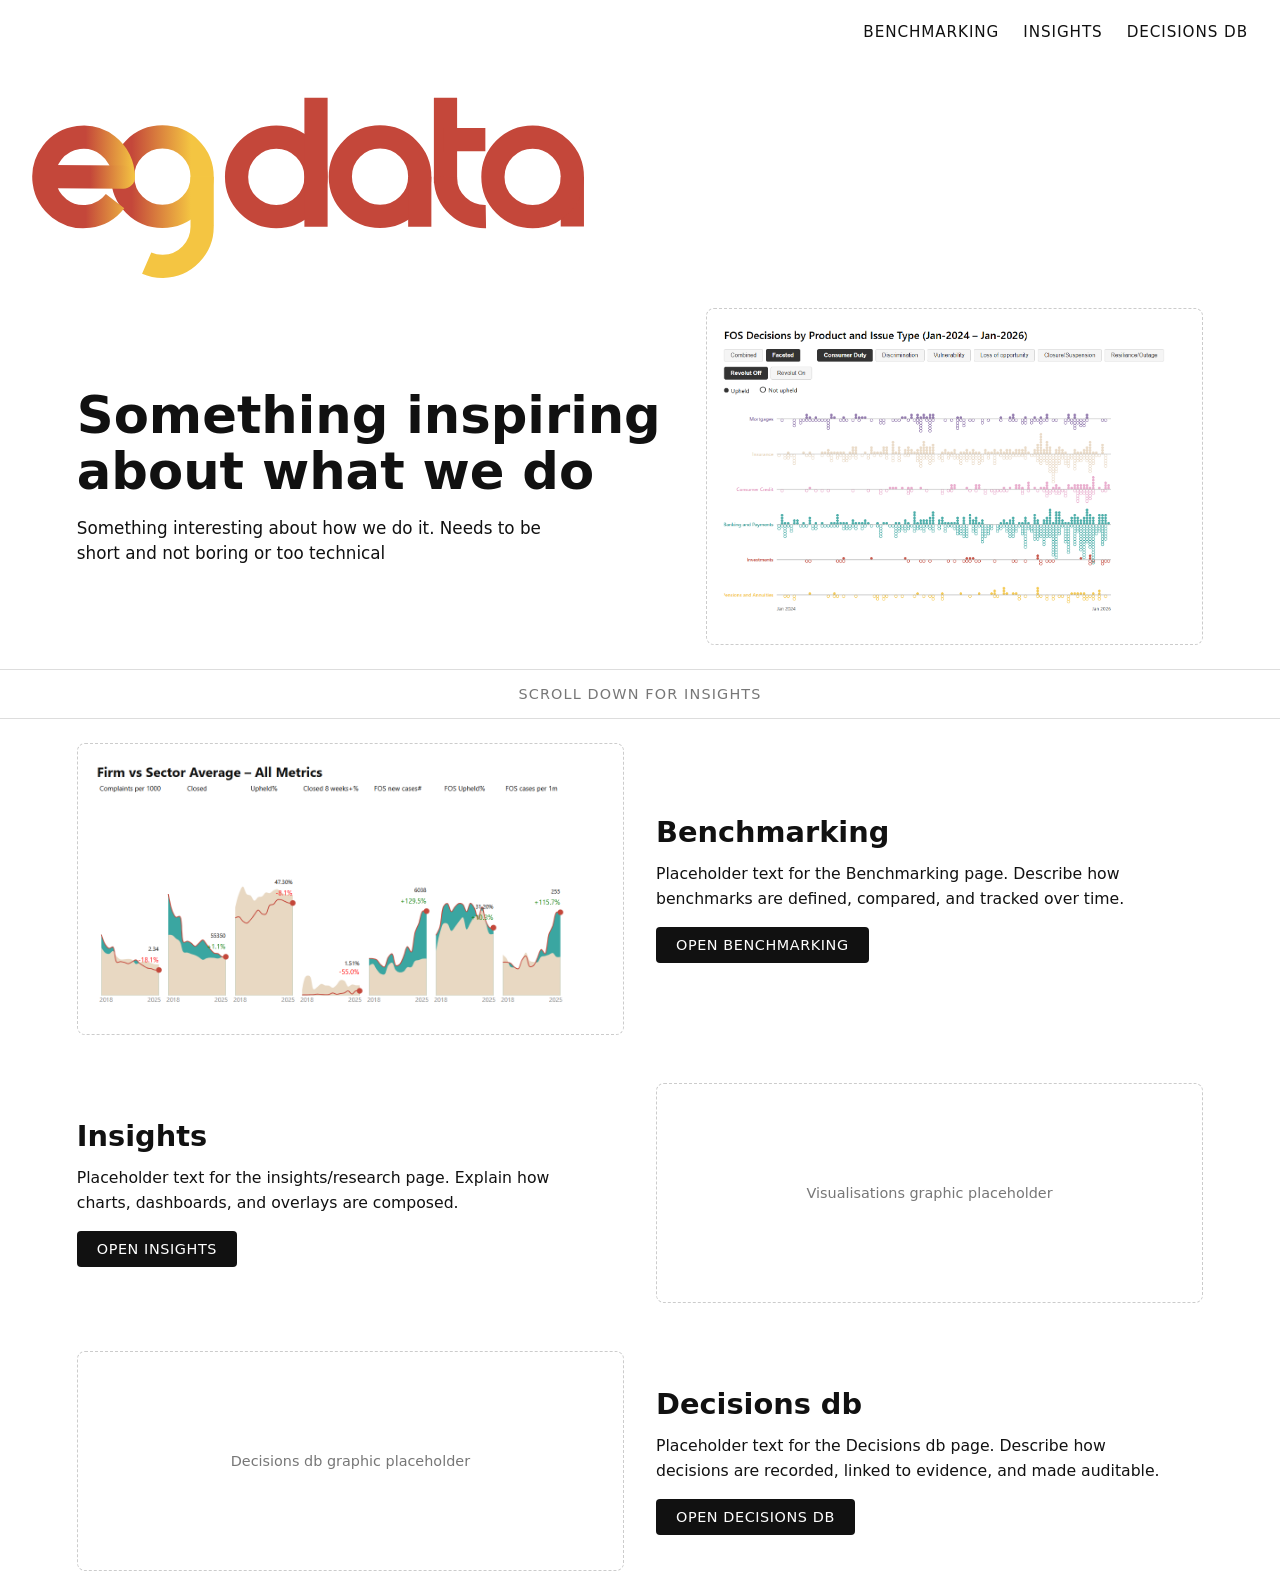
<file: index.html>
<!DOCTYPE html>
<html lang="en">
<head>
  <meta charset="UTF-8" />
  <title>egdata – Landing</title>
  <meta name="viewport" content="width=device-width, initial-scale=1" />
  <style>
    * {
      box-sizing: border-box;
      margin: 0;
      padding: 0;
    }

    body {
      font-family: system-ui, -apple-system, BlinkMacSystemFont, "Segoe UI", sans-serif;
      background: #ffffff;
      color: #111111;
    }

    a {
      color: inherit;
      text-decoration: none;
    }

    a:hover {
      text-decoration: underline;
    }

    header {
      position: fixed;
      top: 0;
      left: 0;
      right: 0;
      height: 64px;
      display: flex;
      align-items: center;
      justify-content: space-between;
      padding: 0 32px;
      background: #ffffff;
      z-index: 10;
    }

    /* LOGO — starts large, moves down, then shrinks and rises */
    .logo {
      transform-origin: top left;
      transform: scale(3) translateY(20px);
      transition: transform 0.25s ease-out;
    }

    .logo img {
      height: 48px;
      width: auto;
    }

    /* Spacer that prevents overlap */
    #logo-spacer {
      height: 0px;
      transition: height 0.25s ease-out;
    }

    nav {
      display: flex;
      gap: 24px;
      font-size: 0.95rem;
      text-transform: uppercase;
      letter-spacing: 0.06em;
    }

    main {
      padding-top: 0px;
    }

    section {
      min-height: auto;
      padding: 24px 6vw;
      display: flex;
      flex-direction: column;
      justify-content: center;
    }

    #top {
      padding-top: 180px;
    }

    .hero {
      display: grid;
      grid-template-columns: minmax(0, 1.2fr) minmax(0, 1fr);
      gap: 32px;
      align-items: center;
    }

    .hero-title {
      font-size: clamp(2.4rem, 4vw, 3.4rem);
      font-weight: 600;
      line-height: 1.1;
      margin-bottom: 16px;
    }

    .hero-subtitle {
      font-size: 1.05rem;
      max-width: 32rem;
      line-height: 1.5;
    }

    .hero-image {
  width: 100%;
  height: auto;
  border-radius: 8px;
  display: block;
  object-fit: cover;
}

    .hero-placeholder,
    .graphic-placeholder {
      border: 1px dashed #cccccc;
      border-radius: 8px;
      min-height: 220px;
      display: flex;
      align-items: center;
      justify-content: center;
      font-size: 0.9rem;
      color: #777777;
      text-align: center;
      padding: 16px;
    }

    .section-grid {
      display: grid;
      grid-template-columns: minmax(0, 1fr) minmax(0, 1fr);
      gap: 32px;
      align-items: center;
    }

    .section-grid.reverse {
      grid-template-columns: minmax(0, 1fr) minmax(0, 1fr);
    }

    .section-title {
      font-size: 1.8rem;
      margin-bottom: 12px;
    }

    .section-text {
      font-size: 0.98rem;
      line-height: 1.6;
      max-width: 32rem;
    }
   .scroll-divider {
  width: 100%;
  padding: 16px 0;
  margin: 0;
  text-align: center;
  font-size: 0.9rem;
  letter-spacing: 0.08em;
  text-transform: uppercase;
  color: #777;
  border-top: 1px solid #ddd;
  border-bottom: 1px solid #ddd;
}

.section-button {
  display: inline-block;
  margin-top: 16px;
  padding: 10px 20px;
  background: #111;
  color: #fff;
  text-decoration: none;
  font-size: 0.9rem;
  border-radius: 4px;
  letter-spacing: 0.04em;
  text-transform: uppercase;
  transition: background 0.2s ease;
}

.section-button:hover {
  background: #444;
}

    @media (max-width: 800px) {
  header {
    flex-direction: column;
    height: auto;
    padding: 12px 0;
    gap: 8px;
  }

  nav {
    flex-wrap: wrap;
    justify-content: center;
    gap: 16px;
  }

.logo img {
    height: 32px;
    max-width: 120px; /* prevents wide logo */
  }
}
    
    
    

  </style>
</head>
<body>

  <header>
    <div class="logo">
      <img src="egdatared.svg" alt="egdata logo" />
    </div>

    <nav>
      <a href="benchmarking.html">Benchmarking</a>
      <a href="insights.html">Insights</a>
      <a href="#decisions.html">Decisions db</a>
    </nav>
  </header>

  <div id="logo-spacer"></div>

  <main>

    <section id="top">
      <div class="hero">
        <div>
          <h1 class="hero-title">Something inspiring about what we do</h1>
          <p class="hero-subtitle">
            Something interesting about how we do it.  Needs to be short and not boring or too technical
          </p>
        </div>
        <div class="hero-placeholder">
          <img class="hero-image" src="Viz3.png" alt="Hero graphic">

        </div>
      
      </div>
    </section>
    
    <div class="scroll-divider">
        <span>Scroll down for insights</span>
    </div>




    <section id="benchmarking">
      <div class="section-grid reverse">
        <div class="graphic-placeholder">
          <img class="hero-image" src="benchmarkfs.png" alt="Hero graphic">
        </div>
        <div>
          <h2 class="section-title">Benchmarking</h2>
          <p class="section-text">
            Placeholder text for the Benchmarking page. Describe how benchmarks are defined, compared,
            and tracked over time.
          </p>
        <a href="benchmarking.html" class="section-button">Open Benchmarking</a>
        
        </div>
      </div>
    </section>

    <section id="insights">
      <div class="section-grid">
        <div>
          <h2 class="section-title">Insights</h2>
          <p class="section-text">
            Placeholder text for the insights/research page. Explain how charts, dashboards, and overlays
            are composed.
          </p>
        <a href="insights.html" class="section-button">Open Insights</a>
        
        </div>
        <div class="graphic-placeholder">
          Visualisations graphic placeholder
        </div>
      </div>
    </section>

    <section id="decisions-db">
      <div class="section-grid reverse">
        <div class="graphic-placeholder">
          Decisions db graphic placeholder
        </div>
        <div>
          <h2 class="section-title">Decisions db</h2>
          <p class="section-text">
            Placeholder text for the Decisions db page. Describe how decisions are recorded, linked to
            evidence, and made auditable.
          </p>
        <a href="decisions.html" class="section-button">Open Decisions DB</a>
        
        </div>
      </div>
    </section>

  </main>

  <script>
    const logo = document.querySelector('.logo');
    const spacer = document.getElementById('logo-spacer');
    let ticking = false;

    function updateLogo() {
      const maxScroll = 200;
      const scrollY = window.scrollY;
      const progress = Math.min(scrollY / maxScroll, 1);

      const scale = 4 - 3 * progress;
      const translateY = 20 * (1 - progress); // move down when large

      logo.style.transform = `scale(${scale}) translateY(${translateY}px)`;

      const scaledHeight = 48 * scale;
      const extra = Math.max(scaledHeight - 64, 0);

      spacer.style.height = `${extra}px`;

      ticking = false;
    }

    window.addEventListener('scroll', () => {
      if (!ticking) {
        window.requestAnimationFrame(updateLogo);
        ticking = true;
      }
    });

    updateLogo();
  </script>

</body>
</html>
</file>
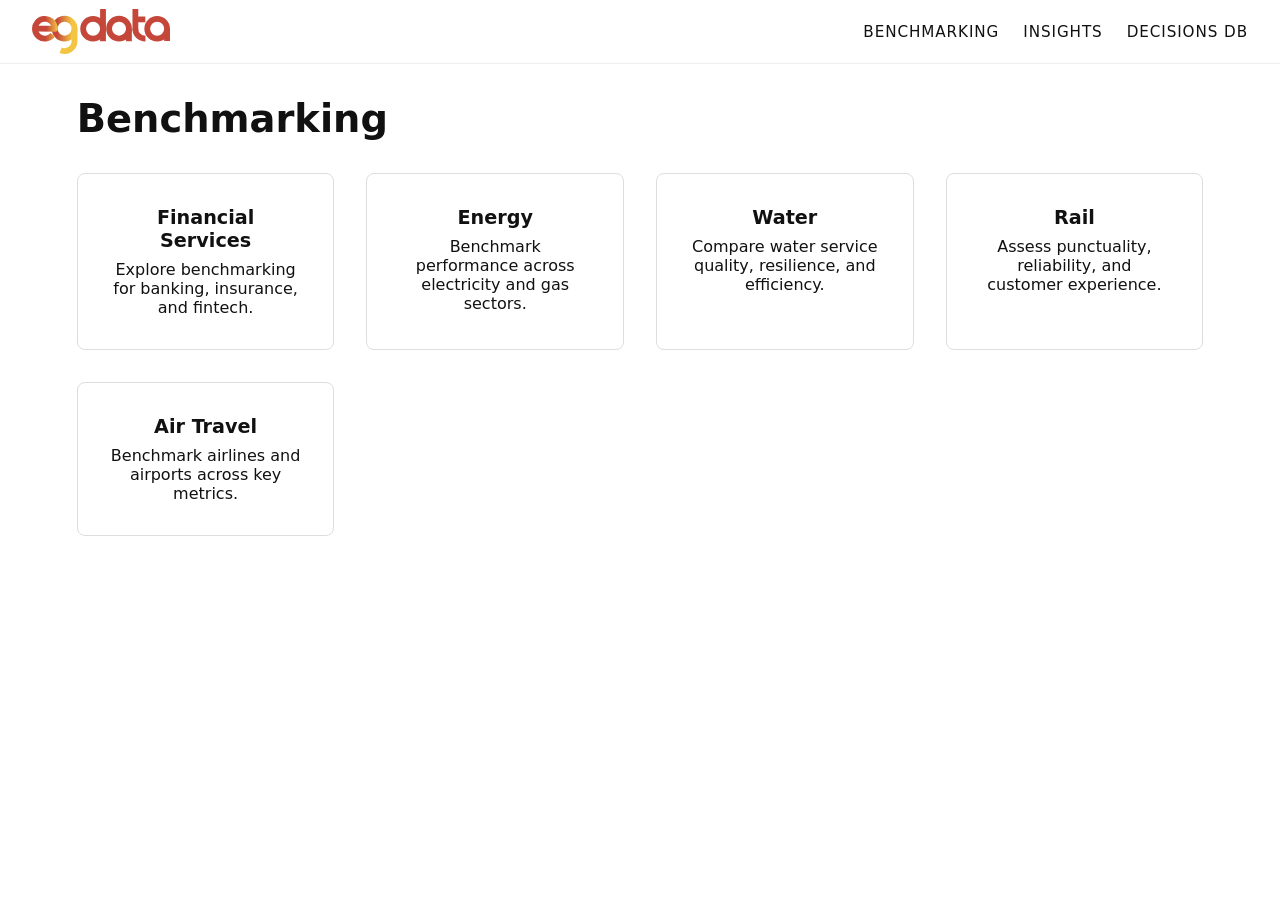
<file: benchmarking.html>
<!DOCTYPE html>
<html lang="en">
<head>
  <meta charset="UTF-8" />
  <title>egdata – Benchmarking</title>
  <meta name="viewport" content="width=device-width, initial-scale=1" />

  <style>
    * {
      box-sizing: border-box;
      margin: 0;
      padding: 0;
    }

    body {
      font-family: system-ui, -apple-system, BlinkMacSystemFont, "Segoe UI", sans-serif;
      background: #ffffff;
      color: #111111;
    }

    a {
      color: inherit;
      text-decoration: none;
    }

    a:hover {
      text-decoration: underline;
    }

    header {
      position: fixed;
      top: 0;
      left: 0;
      right: 0;
      height: 64px;
      display: flex;
      align-items: center;
      justify-content: space-between;
      padding: 0 32px;
      background: #ffffff;
      z-index: 10;
      border-bottom: 1px solid #eee;
    }

    /* Small static logo */
    .logo img {
      height: 48px;
      width: auto;
    }

    nav {
      display: flex;
      gap: 24px;
      font-size: 0.95rem;
      text-transform: uppercase;
      letter-spacing: 0.06em;
    }

    main {
      padding-top: 96px;
      padding-left: 6vw;
      padding-right: 6vw;
    }

    h1 {
      font-size: 2.4rem;
      margin-bottom: 32px;
    }

    /* Tile grid */
    .tile-grid {
      display: grid;
      grid-template-columns: repeat(auto-fit, minmax(240px, 1fr));
      gap: 32px;
      margin-top: 32px;
    }

    .tile {
      border: 1px solid #ddd;
      border-radius: 8px;
      padding: 32px;
      text-align: center;
      transition: background 0.2s ease, transform 0.2s ease;
      cursor: pointer;
    }

    .tile:hover {
      background: #f7f7f7;
      transform: translateY(-4px);
    }

    .tile-title {
      font-size: 1.2rem;
      font-weight: 600;
      margin-bottom: 8px;
    }

    @media (max-width: 800px) {
      header {
        padding: 0 16px;
      }

      .logo img {
        height: 40px;
      }
    }
  </style>
</head>

<body>

  <header>
    <div class="logo">
  <a href="index.html">
    <img src="egdatared.svg" alt="egdata logo" />
  </a>
</div>

    <nav>
      <a href="benchmarking.html">Benchmarking</a>
      <a href="insights.html">Insights</a>
      <a href="decisions.html">Decisions db</a>
    </nav>
  </header>

  <main>
    <h1>Benchmarking</h1>

    <div class="tile-grid">

      <a class="tile" href="financial-services.html">
        <div class="tile-title">Financial Services</div>
        <div>Explore benchmarking for banking, insurance, and fintech.</div>
      </a>

      <a class="tile" href="energy.html">
        <div class="tile-title">Energy</div>
        <div>Benchmark performance across electricity and gas sectors.</div>
      </a>

      <a class="tile" href="water.html">
        <div class="tile-title">Water</div>
        <div>Compare water service quality, resilience, and efficiency.</div>
      </a>

      <a class="tile" href="rail.html">
        <div class="tile-title">Rail</div>
        <div>Assess punctuality, reliability, and customer experience.</div>
      </a>

      <a class="tile" href="air-travel.html">
        <div class="tile-title">Air Travel</div>
        <div>Benchmark airlines and airports across key metrics.</div>
      </a>

    </div>
  </main>

</body>
</html>
</file>
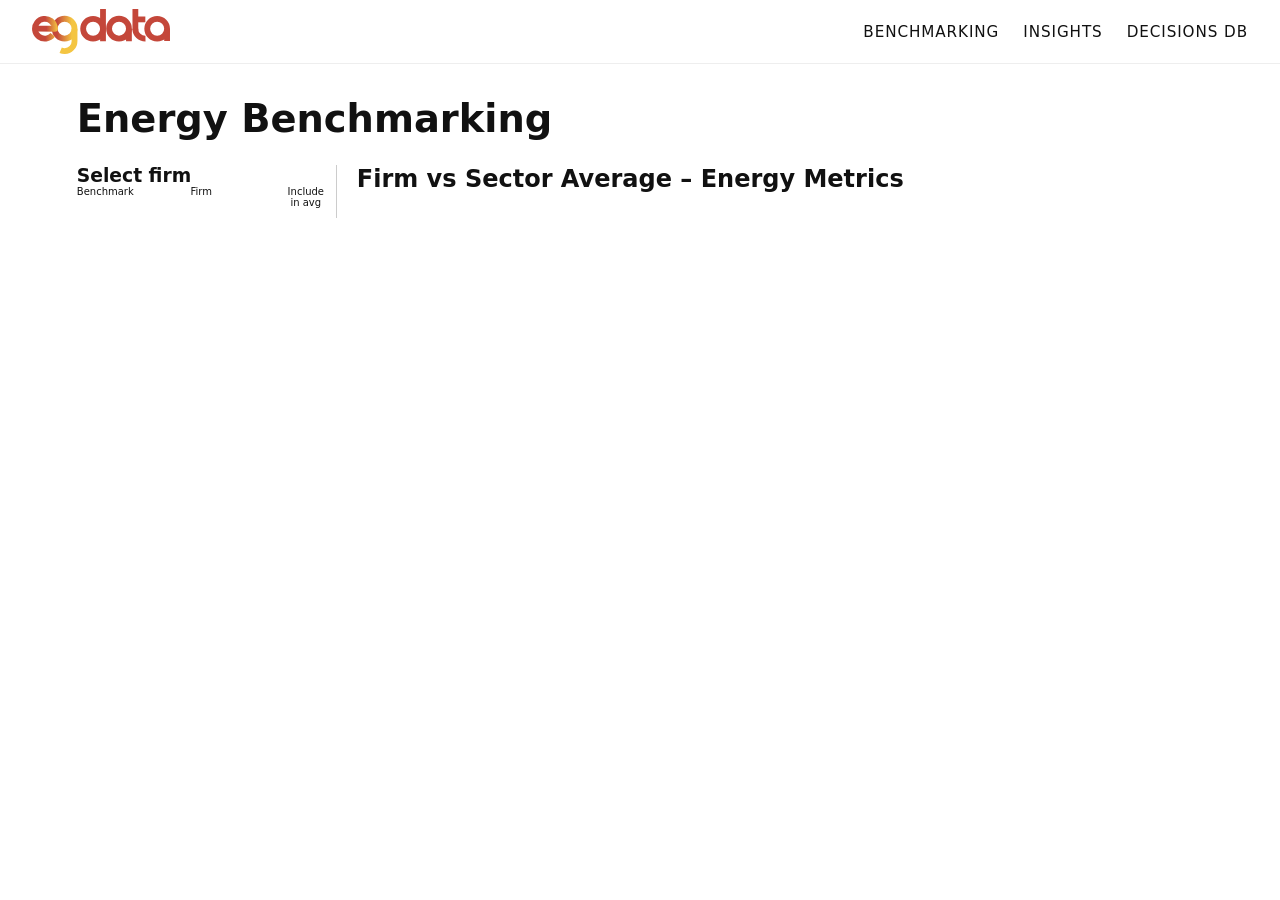
<file: energy.html>
<!DOCTYPE html>
<html lang="en">
<head>
  <meta charset="UTF-8" />
  <title>egdata – Energy Benchmarking</title>
  <meta name="viewport" content="width=device-width, initial-scale=1" />

  <script src="https://d3js.org/d3.v7.min.js"></script>

  <style>
    * {
      box-sizing: border-box;
      margin: 0;
      padding: 0;
    }

    body {
      font-family: system-ui, -apple-system, BlinkMacSystemFont, "Segoe UI", sans-serif;
      background: #ffffff;
      color: #111111;
    }

    a {
      color: inherit;
      text-decoration: none;
    }

    a:hover {
      text-decoration: underline;
    }

    header {
      position: fixed;
      top: 0;
      left: 0;
      right: 0;
      height: 64px;
      display: flex;
      align-items: center;
      justify-content: space-between;
      padding: 0 32px;
      background: #ffffff;
      border-bottom: 1px solid #eee;
      z-index: 10;
    }

    .logo img {
      height: 48px;
      width: auto;
    }

    nav {
      display: flex;
      gap: 24px;
      font-size: 0.95rem;
      text-transform: uppercase;
      letter-spacing: 0.06em;
    }

    main {
      padding-top: 96px;
      padding-left: 6vw;
      padding-right: 6vw;
    }

    h1 {
      font-size: 2.4rem;
      margin-bottom: 24px;
    }

    /* VISUALISATION CONTAINER */
    .viz-container {
      display: grid;
      grid-template-columns: 260px 1fr;
      gap: 20px;
      margin-top: 20px;
      padding-bottom: 40px;
    }

    /* LEFT SIDEBAR */
    #firmList {
      border-right: 1px solid #ccc;
      padding-right: 10px;
    }

    #firmHeaders {
      display: grid;
      grid-template-columns: 40px 1fr 40px;
      font-size: 10px;
      margin-bottom: 10px;
      text-align: center;
    }

    .firm-item {
      display: grid;
      grid-template-columns: 40px 1fr 40px;
      align-items: center;
      margin-bottom: 6px;
      font-size: 8px;
      text-align: center;
    }

    .firm-item input[type="radio"],
    .firm-item input[type="checkbox"] {
      transform: scale(0.9);
    }

    /* CHART AREA */
    .chart-row {
      display: flex;
      flex-direction: row;
      flex-wrap: nowrap;
      gap: 0px;
      overflow-x: auto;
      padding-bottom: 20px;
    }

    .line-firm { stroke: #005EB8; stroke-width: 1.5; fill: none; }
    .area-others { fill: #d8d8d8; }
    .chart-title { font-size: 12px; font-weight: normal; text-anchor: middle; }

  </style>
</head>

<body>

  <header>
    <div class="logo">
      <a href="index.html">
        <img src="egdatared.svg" alt="egdata logo" />
      </a>
    </div>

    <nav>
      <a href="benchmarking.html">Benchmarking</a>
      <a href="insights.html">Insights</a>
      <a href="decisions.html">Decisions db</a>
    </nav>
  </header>

  <main>
    <h1>Energy Benchmarking</h1>

    <div class="viz-container">

      <!-- LEFT SIDEBAR -->
      <div id="firmList">
        <h3>Select firm</h3>

        <div id="firmHeaders">
          <div>Benchmark</div>
          <div>Firm</div>
          <div>Include<br>in avg</div>
        </div>

        <div id="firmOptions"></div>
      </div>

      <!-- CHARTS -->
      <div>
        <h2>Firm vs Sector Average – Energy Metrics</h2>
        <div class="chart-row" id="charts"></div>
      </div>

    </div>
  </main>

  <!-- D3 SCRIPT (your full script, unchanged) -->
  <script>

function wrapText(text, width) {
  text.each(function () {
    const textEl = d3.select(this);
    const words = textEl.text().split(/\s+/).reverse();
    let line = [];
    let lineNumber = 0;
    const lineHeight = 1.1;
    const y = textEl.attr("y");
    const x = textEl.attr("x");

    let tspan = textEl.text(null)
      .append("tspan")
      .attr("x", x)
      .attr("y", y)
      .attr("dy", "0em");

    let word;
    while ((word = words.pop())) {
      line.push(word);
      tspan.text(line.join(" "));
      if (tspan.node().getComputedTextLength() > width) {
        line.pop();
        tspan.text(line.join(" "));
        line = [word];
        tspan = textEl.append("tspan")
          .attr("x", x)
          .attr("y", y)
          .attr("dy", ++lineNumber * lineHeight + "em")
          .text(word);
      }
    }
  });
}

let benchmarkFirms = new Set();
let currentFirm = null;

d3.csv("energybenchmarking.csv").then(raw => {

  const data = raw.map(d => ({
    firm: d.Firm.trim(),
    date: d.Period.trim(),
    complaints: +d.Complaints,
    disputes: +d["Disputes per 1m"],
    ombudsman: +d["% of complainants who go to Ombudsman"] * 100,
    signposting: d.Signposting === "" ? null : +d.Signposting * 100,
    weeks8: +d["8 weeks"] * 100
  }));

  const metrics = [
    { key: "complaints", label: "Complaints", format: d => d.toFixed(0) },
    { key: "disputes", label: "Disputes per 1m", format: d => d.toFixed(2) },
    { key: "ombudsman", label: "% complainants → Ombudsman", format: d => d.toFixed(2) + "%" },
    { key: "signposting", label: "Signposting%", format: d => d == null ? "–" : d.toFixed(2) + "%" },
    { key: "weeks8", label: "8 weeks%", format: d => d.toFixed(2) + "%" }
  ];

  const maxByMetric = {
    complaints: d3.max(data, d => d.complaints),
    disputes: d3.max(data, d => d.disputes),
    ombudsman: d3.max(data, d => d.ombudsman),
    signposting: d3.max(data.filter(d => d.signposting != null), d => d.signposting) || 1,
    weeks8: d3.max(data, d => d.weeks8)
  };

  const firms = [...new Set(data.map(d => d.firm))].sort();

  const firmOptions = d3.select("#firmOptions");

  firms.forEach((f, i) => {
    const row = firmOptions.append("div").attr("class", "firm-item");

    const left = row.append("input")
      .attr("type", "radio")
      .attr("name", "firmChoice")
      .attr("value", f)
      .attr("id", "firm_left_" + i)
      .property("checked", i === 0)
      .on("change", function () {
        currentFirm = this.value;

        right.property("checked", false)
             .property("disabled", true);
        benchmarkFirms.delete(f);

        d3.selectAll(".benchmark-box").each(function(dFirm) {
          if (dFirm !== currentFirm) {
            d3.select(this).property("disabled", false);
          }
        });

        render(currentFirm);
      });

    row.append("label")
      .attr("for", "firm_left_" + i)
      .text(" " + f);

    const right = row.append("input")
      .attr("type", "checkbox")
      .attr("class", "benchmark-box")
      .attr("id", "firm_right_" + i)
      .datum(f)
      .property("disabled", i === 0)
      .on("change", function () {
        if (this.checked) benchmarkFirms.add(f);
        else benchmarkFirms.delete(f);
        render(currentFirm);
      });
  });

  currentFirm = firms[0];

  function buildSeries(metric, firm) {
    const firmSeries = data
      .filter(d => d.firm === firm && d[metric] != null)
      .map(d => ({ date: d.date, value: d[metric] }));

    const periods = firmSeries.map(d => d.date);

    const others = periods.map(period => {
      const rows = data.filter(d =>
        d.date === period &&
        d.firm !== firm &&
        d[metric] != null &&
        (benchmarkFirms.size === 0 || benchmarkFirms.has(d.firm))
      );
      return {
        date: period,
        value: rows.length ? d3.mean(rows, r => r[metric]) : null
      };
    });

    const lastFirm = firmSeries[firmSeries.length - 1].value;
    const lastOthers = others[others.length - 1].value;

    const pctDiff = (lastOthers != null && lastOthers !== 0)
      ? ((lastFirm - lastOthers) / lastOthers) * 100
      : 0;

    firmSeries.push({ date: "Final", value: lastFirm });
    others.push({ date: "Final", value: lastOthers });

    const allPeriods = [...periods, "Final"];

    return { firmSeries, others, lastFirm, pctDiff, allPeriods };
  }

  function drawChart(container, series, label, metricKey) {
    const width = 120, height = 400;
    const margin = { top: 35, right: 5, bottom: 15, left: 5 };
    const innerWidth = width - margin.left - margin.right;
    const innerHeight = height - margin.top - margin.bottom;

    const svg = container.append("svg")
      .attr("width", width)
      .attr("height", height);

    const g = svg.append("g")
      .attr("transform", `translate(${margin.left},${margin.top})`);

    const x = d3.scalePoint()
      .domain(series.allPeriods)
      .range([0, innerWidth])
      .padding(0.5);

    const y = d3.scaleLinear()
      .domain([0, maxByMetric[metricKey]])
      .nice()
      .range([innerHeight, 0]);

    const firmClean   = series.firmSeries.filter(d => d.value != null);
    const othersClean = series.others.filter(d => d.value != null);

    const area = d3.area()
      .curve(d3.curveCatmullRom.alpha(0.5))
      .x(d => x(d.date))
      .y0(innerHeight)
      .y1(d => y(d.value));

    g.append("path")
      .datum(firmClean)
      .attr("fill", "orange")
      .attr("opacity", 0.45)
      .attr("d", area);

    g.append("path")
      .datum(othersClean)
      .attr("class", "area-others")
      .attr("d", area);

    const line = d3.line()
      .curve(d3.curveCatmullRom.alpha(0.5))
      .x(d => x(d.date))
      .y(d => y(d.value));

    g.append("path")
      .datum(firmClean)
      .attr("class", "line-firm")
      .attr("d", line);

    const finalX = x("Final");
    const finalY = y(series.lastFirm);
    const pctColor = series.pctDiff >= 0 ? "green" : "red";

    g.append("circle")
      .attr("cx", finalX)
      .attr("cy", finalY)
      .attr("r", 5)
      .attr("fill", "#005EB8");

    const labelX = innerWidth - 4;

    const valueLabelY = Math.max(14, Math.min(innerHeight - 24, finalY - 4)) - 30;
    const pctLabelY   = Math.max(28, Math.min(innerHeight - 8,  finalY + 16)) - 30;

    g.append("text")
      .attr("x", labelX)
      .attr("y", valueLabelY)
      .attr("text-anchor", "end")
      .style("font-size", "10px")
      .text(metrics.find(m => m.key === metricKey).format(series.lastFirm));

    g.append("text")
      .attr("x", labelX)
      .attr("y", pctLabelY)
      .attr("text-anchor", "end")
      .style("font-size", "12px")
      .style("fill", pctColor)
      .text(`${series.pctDiff >= 0 ? "+" : ""}${series.pctDiff.toFixed(1)}%`);

    svg.append("text")
      .attr("x", width / 2)
      .attr("y", 18)
      .attr("class", "chart-title")
      .text(label)
      .call(wrapText, width - 10);

    g.append("text")
      .attr("x", 0)
      .attr("y", innerHeight + 12)
      .attr("fill", "#888")
      .style("font-size", "11px")
      .text(series.allPeriods[0]);

    g.append("text")
      .attr("x", innerWidth)
      .attr("y", innerHeight + 12)
      .attr("text-anchor", "end")
      .attr("fill", "#888")
      .style("font-size", "11px")
      .text(series.allPeriods[series.allPeriods.length - 2]);
  }

  function render(firm) {
    const container = d3.select("#charts");
    container.html("");

    metrics.forEach(m => {
      const series = buildSeries(m.key, firm);
      drawChart(container, series, m.label, m.key);
    });
  }

  render(currentFirm);

});
  </script>

</body>
</html>
</file>
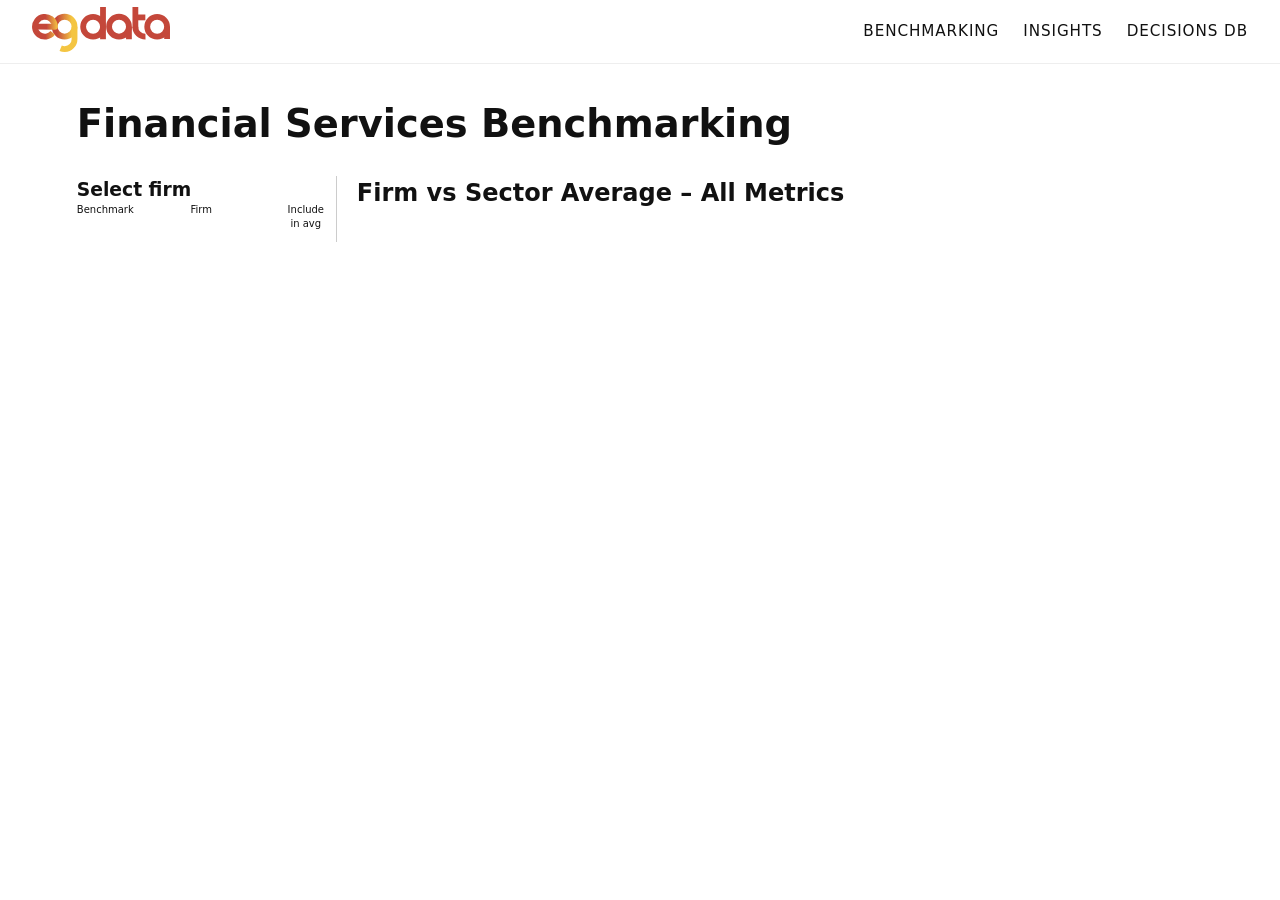
<file: financial-services.html>
<!DOCTYPE html>
<html lang="en">
<head>
  <meta charset="UTF-8" />
  <title>egdata – Financial Services Benchmarking</title>
  <meta name="viewport" content="width=device-width, initial-scale=1" />
  <link rel="stylesheet" href="styles/benchmarking.css">
  <script src="https://d3js.org/d3.v7.min.js"></script>


</head>

<body>

  <header>
    <div class="logo">
  <a href="index.html">
    <img src="egdatared.svg" alt="egdata logo" />
  </a>
</div>

    <nav>
      <a href="benchmarking.html">Benchmarking</a>
      <a href="insights.html">Insights</a>
      <a href="decisions.html">Decisions db</a>
    </nav>
  </header>

  <main>
    <h1>Financial Services Benchmarking</h1>

    <div class="viz-container">

      <!-- LEFT SIDEBAR -->
      <div id="firmList">
        <h3>Select firm</h3>

        <div id="firmHeaders">
          <div>Benchmark</div>
          <div>Firm</div>
          <div>Include<br>in avg</div>
        </div>

        <div id="firmOptions"></div>
      </div>

      <!-- CHARTS -->
      <div>
        <h2>Firm vs Sector Average – All Metrics</h2>
        <div class="chart-row" id="charts"></div>
      </div>
      
      <div id="interpretationBox"></div>


    </div>
  </main>

  <script src="interpretationTable.js"></script>
<script src="interpretationEngine.js"></script>
<script src="d3-benchmarkingfs.js"></script>


  

</body>
</html>
</file>
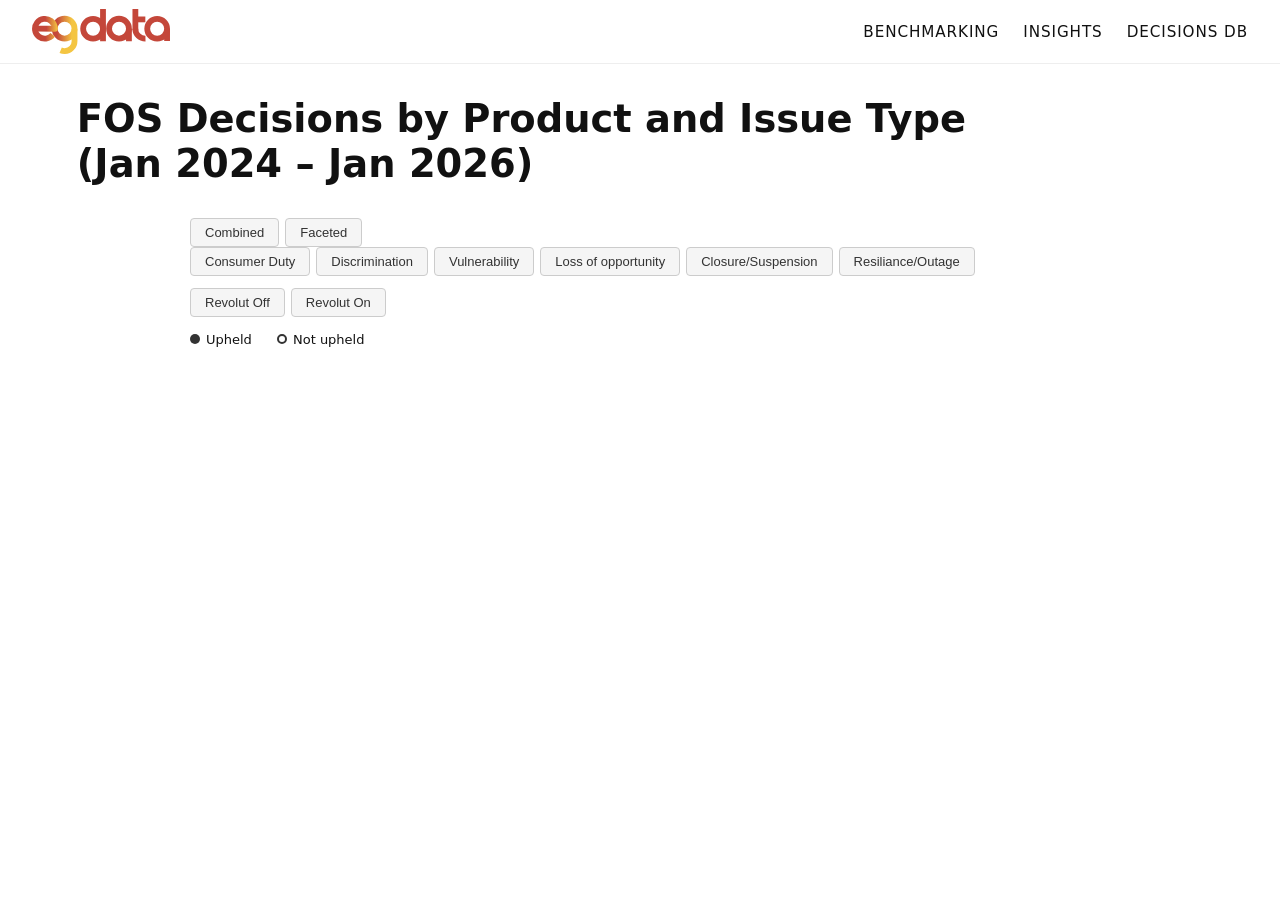
<file: fosan.html>
<!DOCTYPE html>
<html lang="en">
<head>
  <meta charset="UTF-8" />
  <title>egdata – Benchmarking</title>
  <meta name="viewport" content="width=device-width, initial-scale=1" />

  <style>
    * {
      box-sizing: border-box;
      margin: 0;
      padding: 0;
    }

    body {
      font-family: system-ui, -apple-system, BlinkMacSystemFont, "Segoe UI", sans-serif;
      background: #ffffff;
      color: #111111;
    }

    a {
      color: inherit;
      text-decoration: none;
    }

    a:hover {
      text-decoration: underline;
    }

    header {
      position: fixed;
      top: 0;
      left: 0;
      right: 0;
      height: 64px;
      display: flex;
      align-items: center;
      justify-content: space-between;
      padding: 0 32px;
      background: #ffffff;
      z-index: 10;
      border-bottom: 1px solid #eee;
    }

    .logo img {
      height: 48px;
      width: auto;
    }

    nav {
      display: flex;
      gap: 24px;
      font-size: 0.95rem;
      text-transform: uppercase;
      letter-spacing: 0.06em;
    }

    main {
      padding-top: 96px;
      padding-left: 6vw;
      padding-right: 6vw;
    }

    h1 {
      font-size: 2.4rem;
      margin-bottom: 32px;
      font-weight: 600;
    }

    /* --- VISUALISATION-SPECIFIC STYLES --- */

    .viz-container {
      max-width: 900px;
      margin: 0 auto;
    }

    .btn-group {
      display: inline-flex;
      gap: 6px;
      flex-wrap: wrap;
    }

    .btn-spacer {
      display: inline-block;
      width: 30px;
    }

    button {
      padding: 6px 14px;
      border: 1px solid #ccc;
      background: #f5f5f5;
      color: #333;
      border-radius: 4px;
      cursor: pointer;
      font-size: 13px;
    }

    button:hover {
      background: #e9e9e9;
    }

    button.active {
      background: #333;
      color: white;
      border-color: #333;
      font-weight: 600;
    }

    .legend-item {
      display: inline-flex;
      align-items: center;
      margin-right: 20px;
      font-size: 13px;
    }

    .legend-circle {
      width: 10px;
      height: 10px;
      border-radius: 50%;
      margin-right: 6px;
      background: #333;
    }

    .legend-hollow {
      width: 10px;
      height: 10px;
      border-radius: 50%;
      border: 2px solid #333;
      margin-right: 6px;
    }

    #chart svg {
      display: block;
      margin: 0 auto;
    }

    @media (max-width: 800px) {
      header {
        padding: 0 16px;
      }

      .logo img {
        height: 40px;
      }
    }
  </style>
</head>

<body>

<header>
  <div class="logo">
    <a href="index.html">
      <img src="egdatared.svg" alt="egdata logo" />
    </a>
  </div>

  <nav>
    <a href="benchmarking.html">Benchmarking</a>
    <a href="insights.html">Insights</a>
    <a href="decisions.html">Decisions db</a>
  </nav>
</header>

<main>

  <h1>FOS Decisions by Product and Issue Type (Jan 2024 – Jan 2026)</h1>

  <div class="viz-container">

    <!-- FIRST ROW: layout + category -->
    <div style="margin-bottom:12px;">
      <span class="btn-group" id="layoutGroup">
        <button id="btnCombined">Combined</button>
        <button id="btnFaceted">Faceted</button>
      </span>

      <span class="btn-spacer"></span>

      <span class="btn-group" id="categoryGroup">
        <button id="btnConsumerDuty">Consumer Duty</button>
        <button id="btnDiscrimination">Discrimination</button>
        <button id="btnVulnerability">Vulnerability</button>
        <button id="btnLossOfOpportunity">Loss of opportunity</button>
        <button id="btnClosureSuspension">Closure/Suspension</button>
        <button id="btnResilianceOutage">Resiliance/Outage</button>
      </span>
    </div>

    <!-- SECOND ROW: Revolut filter -->
    <div style="margin-bottom:12px;">
      <span class="btn-group" id="revolutGroup">
        <button id="btnRevOn">Revolut Off</button>
        <button id="btnRevOff">Revolut On</button>
      </span>
    </div>

    <!-- LEGEND -->
    <div id="legend" style="margin-bottom:16px;">
      <span class="legend-item">
        <span class="legend-circle"></span>
        Upheld
      </span>

      <span class="legend-item">
        <span class="legend-hollow"></span>
        Not upheld
      </span>
    </div>

  </div>

  <!-- FIXED-WIDTH CHART -->
  <div id="chart" style="width:900px; margin:24px auto 0 auto;"></div>

</main>

<script src="https://d3js.org/d3.v7.min.js"></script>
<script>
/* --------------------------------------------------
   CONFIG
-------------------------------------------------- */
const productsOriginal = [
  "Pensions and Annuities",
  "Investments",
  "Banking and Payments",
  "Consumer Credit",
  "Insurance",
  "Mortgages"
];

const productsFacetOrder = [
  "Mortgages",
  "Insurance",
  "Consumer Credit",
  "Banking and Payments",
  "Investments",
  "Pensions and Annuities"
];

const productsUpOrder = [
  "Pensions and Annuities",
  "Investments",
  "Banking and Payments",
  "Consumer Credit",
  "Insurance",
  "Mortgages"
];
const productsDownOrder = [...productsUpOrder].reverse();

const palette = [
  "#F4C542",
  "#C4473A",
  "#3AA6A1",
  "#E7A6C9",
  "#E8D8C2",
  "#8A6FA8",
  "#A7D3E8"
];

const productColour = d3.scaleOrdinal()
  .domain(productsOriginal)
  .range(palette.slice(0, productsOriginal.length));

const facetWidth = 900;
const facetHeight = 80;
const margin = { top: 10, right: 20, bottom: 10, left: 120 };
const circleR = 3;

let mode = "faceted";
let category = "cd";
let filterRevolut = true;

/* --------------------------------------------------
   HELPERS
-------------------------------------------------- */
function filterByCategory(data, category) {
  if (category === "cd")   return data.filter(d => +d["Consumer Duty"] === 1);
  if (category === "disc") return data.filter(d => +d["Discrimination"] === 1);
  if (category === "vuln") return data.filter(d => +d["Vulnerability"] === 1);
  if (category === "loss") return data.filter(d => +d["Loss of opportunity"] === 1);
  if (category === "close")return data.filter(d => +d["Closure/Suspension"] === 1);
  if (category === "res")  return data.filter(d => +d["Resiliance/Outage"] === 1);
  return data;
}

function applyRevolutFilter(data) {
  return filterRevolut
    ? data.filter(d => d["Complaints data Firm Name"] !== "Revolut Limited")
    : data;
}

function setActiveButton(groupId, buttonId) {
  const group = document.getElementById(groupId).children;
  for (const btn of group) btn.classList.remove("active");
  document.getElementById(buttonId).classList.add("active");
}

/* --------------------------------------------------
   LOAD CSV
-------------------------------------------------- */
d3.csv("fos.csv").then(rawOriginal => {

  rawOriginal.forEach((d, idx) => {
    d.Monthcat = +String(d.Monthcat).trim();

    const dec = String(d.Decision)
      .toLowerCase()
      .trim()
      .replace(/\s+/g, " ");
    d._decisionNorm = dec;
  });

  const months = Array.from(new Set(rawOriginal.map(d => d.Monthcat)))
    .filter(m => !isNaN(m))
    .sort((a, b) => a - b);

  const x = d3.scaleBand()
    .domain(months)
    .range([margin.left, facetWidth - margin.right])
    .padding(0.4);

  const totalHeight = facetHeight * productsFacetOrder.length;
  const combinedYMid = totalHeight / 2;

  const facetRowIndex = {};
  productsFacetOrder.forEach((p, i) => { facetRowIndex[p] = i; });

  const svg = d3.select("#chart")
    .append("svg")
    .attr("width", facetWidth)
    .attr("height", totalHeight);

  /* --- DATE LABELS --- */
  svg.append("text")
    .attr("x", margin.left)
    .attr("y", totalHeight - 5)
    .attr("text-anchor", "start")
    .style("font-size", "11px")
    .style("fill", "#555")
    .text("Jan 2024");

  svg.append("text")
    .attr("x", facetWidth - margin.right)
    .attr("y", totalHeight - 5)
    .attr("text-anchor", "end")
    .style("font-size", "11px")
    .style("fill", "#555")
    .text("Jan 2026");

  const gCircles = svg.append("g");

  function buildCircleData(activeData) {
    const countsMap = new Map();
    productsOriginal.forEach(p => countsMap.set(p, new Map()));

    activeData.forEach(d => {
      const product = d.Product;
      if (!countsMap.has(product)) return;
      const month = d.Monthcat;
      const decision = d._decisionNorm;
      const productMap = countsMap.get(product);
      if (!productMap.has(month)) productMap.set(month, { upheld: 0, notUpheld: 0 });
      const stats = productMap.get(month);
      if (decision === "upheld") {
        stats.upheld += 1;
      } else if (decision === "not upheld") {
        stats.notUpheld += 1;
      }
    });

    const circlesData = [];

    months.forEach(month => {
      productsFacetOrder.forEach(product => {
        const productMap = countsMap.get(product) || new Map();
        const stats = productMap.get(month) || { upheld: 0, notUpheld: 0 };

        for (let i = 0; i < stats.upheld; i++) {
          circlesData.push({
            id: `${category}|${product}|${month}|U|${i}`,
            product,
            month,
            decision: "Upheld",
            localIndex: i
          });
        }
        for (let i = 0; i < stats.notUpheld; i++) {
          circlesData.push({
            id: `${category}|${product}|${month}|N|${i}`,
            product,
            month,
            decision: "Not upheld",
            localIndex: i
          });
        }
      });
    });

    months.forEach(month => {
      let offsetUp = 0;
      productsUpOrder.forEach(product => {
        const subset = circlesData.filter(d => d.month === month && d.product === product && d.decision === "Upheld");
        subset.forEach((d, idx) => d.combinedIndex = offsetUp + idx);
        offsetUp += subset.length;
      });

      let offsetDown = 0;
      productsDownOrder.forEach(product => {
        const subset = circlesData.filter(d => d.month === month && d.product === product && d.decision === "Not upheld");
        subset.forEach((d, idx) => d.combinedIndex = offsetDown + idx);
        offsetDown += subset.length;
      });
    });

    return circlesData;
  }

  function circleX(d) {
    return x(d.month) + x.bandwidth() / 2;
  }

  function facetY(d) {
    const row = facetRowIndex[d.product];
    const yMid = row * facetHeight + facetHeight / 2;
    return d.decision === "Upheld"
      ? yMid - circleR - d.localIndex * (circleR * 2)
      : yMid + circleR + d.localIndex * (circleR * 2);
  }

  function combinedY(d) {
    return d.decision === "Upheld"
      ? combinedYMid - circleR - d.combinedIndex * (circleR * 2)
      : combinedYMid + circleR + d.combinedIndex * (circleR * 2);
  }

  function drawFacetedOverlays() {
    svg.selectAll(".overlay").remove();
    productsFacetOrder.forEach((product, i) => {
      const yMid = i * facetHeight + facetHeight / 2;

      svg.append("line")
        .attr("class", "overlay")
        .attr("x1", margin.left)
        .attr("x2", facetWidth - margin.right)
        .attr("y1", yMid)
        .attr("y2", yMid)
        .attr("stroke", "#999");

      svg.append("text")
        .attr("class", "overlay")
        .attr("x", margin.left - 8)
        .attr("y", yMid + 4)
        .attr("text-anchor", "end")
        .style("font-size", "11px")
        .style("font-weight", "600")
        .style("fill", productColour(product))
        .text(product);
    });
  }

  function drawCombinedOverlays() {
    svg.selectAll(".overlay").remove();

    svg.append("line")
      .attr("class", "overlay")
      .attr("x1", margin.left)
      .attr("x2", facetWidth - margin.right)
      .attr("y1", combinedYMid)
      .attr("y2", combinedYMid)
      .attr("stroke", "#999");

    svg.append("text")
      .attr("class", "overlay")
      .attr("x", margin.left)
      .attr("y", combinedYMid - 30)
      .style("font-size", "12px")
      .style("font-weight", "600")
      .text("All products combined (colour shows product)");
  }

  function rebuild() {
    let rawFiltered = applyRevolutFilter(rawOriginal);
    let activeData = filterByCategory(rawFiltered, category);
    return buildCircleData(activeData);
  }

  let circlesData = rebuild();

  let circles = gCircles.selectAll("circle")
    .data(circlesData, d => d.id)
    .join("circle")
    .attr("cx", d => circleX(d))
    .attr("cy", d => facetY(d))
    .attr("r", circleR)
    .attr("fill", d => d.decision === "Upheld" ? productColour(d.product) : "none")
    .attr("stroke", d => d.decision === "Not upheld" ? productColour(d.product) : "none")
    .attr("stroke-width", d => d.decision === "Not upheld" ? 1.2 : 0.0)
    .attr("opacity", 0.9);

  drawFacetedOverlays();
  setActiveButton("layoutGroup", "btnFaceted");
  setActiveButton("categoryGroup", "btnConsumerDuty");
  setActiveButton("revolutGroup", "btnRevOn");

  function setMode(newMode) {
    mode = newMode;
    const t = svg.transition().duration(2000).ease(d3.easeCubicInOut);

    circles.transition(t)
      .attr("cx", d => circleX(d))
      .attr("cy", d => mode === "faceted" ? facetY(d) : combinedY(d));

    svg.selectAll(".overlay").remove();

    t.on("end", () => {
      if (mode === "faceted") drawFacetedOverlays();
      else drawCombinedOverlays();
    });
  }

  function updateCircles() {
    circlesData = rebuild();

    const t = svg.transition().duration(2000).ease(d3.easeCubicInOut);

    const update = gCircles.selectAll("circle")
      .data(circlesData, d => d.id);

    update.exit()
      .transition(t)
      .attr("opacity", 0)
      .remove();

    const enter = update.enter()
      .append("circle")
      .attr("cx", d => circleX(d))
      .attr("cy", d => mode === "faceted" ? facetY(d) : combinedY(d))
      .attr("r", circleR)
      .attr("fill", d => d.decision === "Upheld" ? productColour(d.product) : "none")
      .attr("stroke", d => d.decision === "Not upheld" ? productColour(d.product) : "none")
      .attr("stroke-width", d => d.decision === "Not upheld" ? 1.2 : 0.0)
      .attr("opacity", 0);

    circles = enter.merge(update);

    circles.transition(t)
      .attr("cx", d => circleX(d))
      .attr("cy", d => mode === "faceted" ? facetY(d) : combinedY(d))
      .attr("opacity", 0.9);

        }

  // Layout buttons
  document.getElementById("btnCombined").onclick = () => {
    setMode("combined");
    setActiveButton("layoutGroup", "btnCombined");
  };

  document.getElementById("btnFaceted").onclick = () => {
    setMode("faceted");
    setActiveButton("layoutGroup", "btnFaceted");
  };

  // Category buttons
  document.getElementById("btnConsumerDuty").onclick = () => {
    category = "cd";
    setActiveButton("categoryGroup", "btnConsumerDuty");
    updateCircles();
  };

  document.getElementById("btnDiscrimination").onclick = () => {
    category = "disc";
    setActiveButton("categoryGroup", "btnDiscrimination");
    updateCircles();
  };

  document.getElementById("btnVulnerability").onclick = () => {
    category = "vuln";
    setActiveButton("categoryGroup", "btnVulnerability");
    updateCircles();
  };

  document.getElementById("btnLossOfOpportunity").onclick = () => {
    category = "loss";
    setActiveButton("categoryGroup", "btnLossOfOpportunity");
    updateCircles();
  };

  document.getElementById("btnClosureSuspension").onclick = () => {
    category = "close";
    setActiveButton("categoryGroup", "btnClosureSuspension");
    updateCircles();
  };

  document.getElementById("btnResilianceOutage").onclick = () => {
    category = "res";
    setActiveButton("categoryGroup", "btnResilianceOutage");
    updateCircles();
  };

  // Revolut buttons
  document.getElementById("btnRevOn").onclick = () => {
    filterRevolut = true;
    setActiveButton("revolutGroup", "btnRevOn");
    updateCircles();
  };

  document.getElementById("btnRevOff").onclick = () => {
    filterRevolut = false;
    setActiveButton("revolutGroup", "btnRevOff");
    updateCircles();
  };
});
</script>
</body>
</html>
</file>
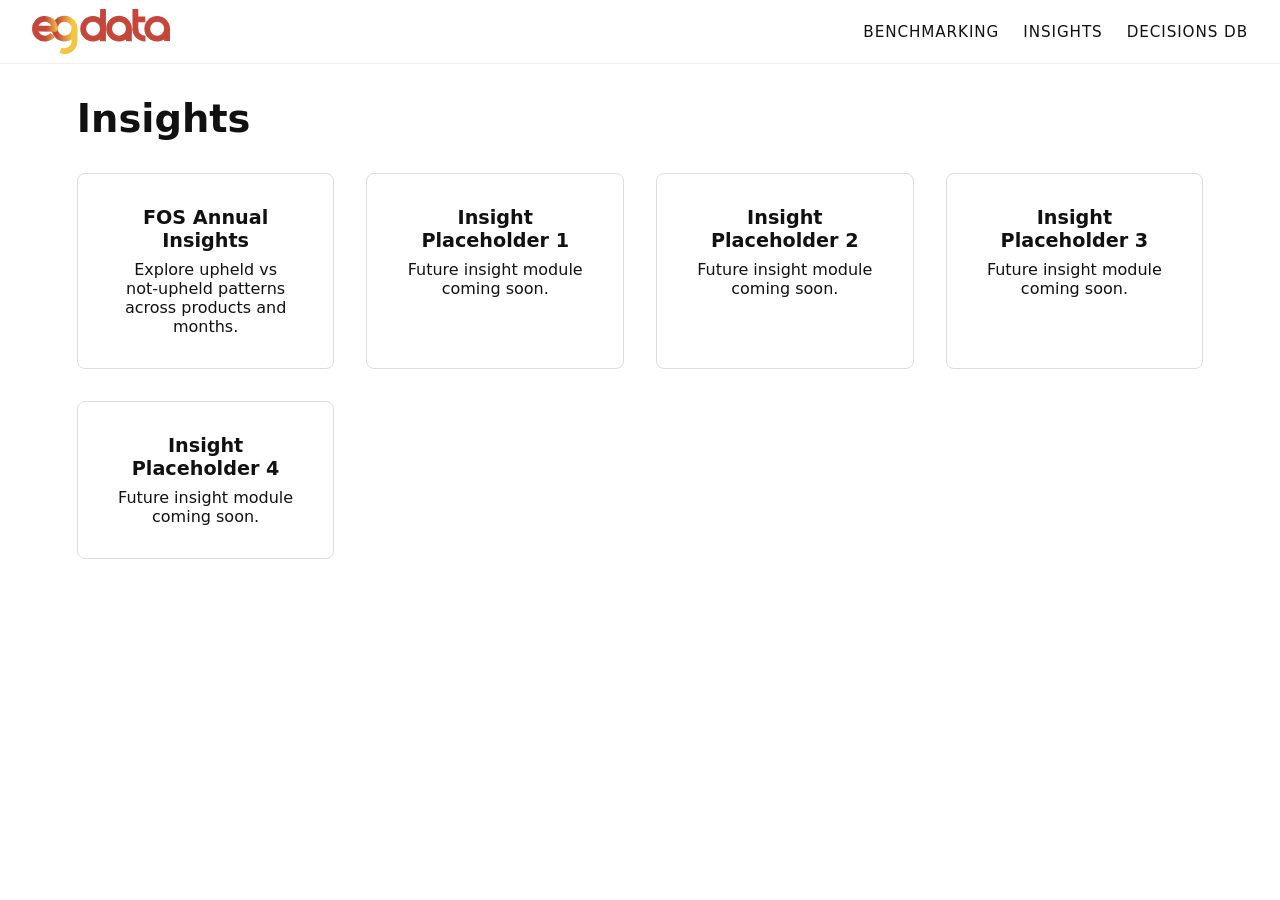
<file: insights.html>
<!DOCTYPE html>
<html lang="en">
<head>
  <meta charset="UTF-8" />
  <title>egdata – Insights</title>
  <meta name="viewport" content="width=device-width, initial-scale=1" />

  <style>
    * {
      box-sizing: border-box;
      margin: 0;
      padding: 0;
    }

    body {
      font-family: system-ui, -apple-system, BlinkMacSystemFont, "Segoe UI", sans-serif;
      background: #ffffff;
      color: #111111;
    }

    a {
      color: inherit;
      text-decoration: none;
    }

    a:hover {
      text-decoration: underline;
    }

    header {
      position: fixed;
      top: 0;
      left: 0;
      right: 0;
      height: 64px;
      display: flex;
      align-items: center;
      justify-content: space-between;
      padding: 0 32px;
      background: #ffffff;
      z-index: 10;
      border-bottom: 1px solid #eee;
    }

    .logo img {
      height: 48px;
      width: auto;
    }

    nav {
      display: flex;
      gap: 24px;
      font-size: 0.95rem;
      text-transform: uppercase;
      letter-spacing: 0.06em;
    }

    main {
      padding-top: 96px;
      padding-left: 6vw;
      padding-right: 6vw;
    }

    h1 {
      font-size: 2.4rem;
      margin-bottom: 32px;
    }

    .tile-grid {
      display: grid;
      grid-template-columns: repeat(auto-fit, minmax(240px, 1fr));
      gap: 32px;
      margin-top: 32px;
    }

    .tile {
      border: 1px solid #ddd;
      border-radius: 8px;
      padding: 32px;
      text-align: center;
      transition: background 0.2s ease, transform 0.2s ease;
      cursor: pointer;
    }

    .tile:hover {
      background: #f7f7f7;
      transform: translateY(-4px);
    }

    .tile-title {
      font-size: 1.2rem;
      font-weight: 600;
      margin-bottom: 8px;
    }

    @media (max-width: 800px) {
      header {
        padding: 0 16px;
      }

      .logo img {
        height: 40px;
      }
    }
  </style>
</head>

<body>

  <header>
    <div class="logo">
      <a href="index.html">
        <img src="egdatared.svg" alt="egdata logo" />
      </a>
    </div>

    <nav>
      <a href="benchmarking.html">Benchmarking</a>
      <a href="insights.html">Insights</a>
      <a href="decisions.html">Decisions db</a>
    </nav>
  </header>

  <main>
    <h1>Insights</h1>

    <div class="tile-grid">

      <!-- FIRST TILE: links to fosan.html -->
      <a class="tile" href="fosan.html">
        <div class="tile-title">FOS Annual Insights</div>
        <div>Explore upheld vs not‑upheld patterns across products and months.</div>
      </a>

      <!-- Placeholder tiles -->
      <a class="tile" href="#">
        <div class="tile-title">Insight Placeholder 1</div>
        <div>Future insight module coming soon.</div>
      </a>

      <a class="tile" href="#">
        <div class="tile-title">Insight Placeholder 2</div>
        <div>Future insight module coming soon.</div>
      </a>

      <a class="tile" href="#">
        <div class="tile-title">Insight Placeholder 3</div>
        <div>Future insight module coming soon.</div>
      </a>

      <a class="tile" href="#">
        <div class="tile-title">Insight Placeholder 4</div>
        <div>Future insight module coming soon.</div>
      </a>

    </div>
  </main>

</body>
</html>
</file>
<file: styles/benchmarking.css>
/* -------------------------------------------------- */
/* RESET & BASE TYPOGRAPHY */
/* -------------------------------------------------- */

* {
  box-sizing: border-box;
  margin: 0;
  padding: 0;
}

body {
  font-family: system-ui, -apple-system, BlinkMacSystemFont, "Segoe UI", sans-serif;
  background: #ffffff;
  color: #111111;
  line-height: 1.45;
}

a {
  color: inherit;
  text-decoration: none;
}

a:hover {
  text-decoration: underline;
}

/* -------------------------------------------------- */
/* HEADER */
/* -------------------------------------------------- */

header {
  position: fixed;
  top: 0;
  left: 0;
  right: 0;
  height: 64px;
  display: flex;
  align-items: center;
  justify-content: space-between;
  padding: 0 32px;
  background: #ffffff;
  border-bottom: 1px solid #eee;
  z-index: 10;
}

.logo img {
  height: 48px;
  width: auto;
}

nav {
  display: flex;
  gap: 24px;
  font-size: 0.95rem;
  text-transform: uppercase;
  letter-spacing: 0.06em;
}

main {
  padding-top: 96px;
  padding-left: 6vw;
  padding-right: 6vw;
}

h1 {
  font-size: 2.4rem;
  margin-bottom: 24px;
}

/* -------------------------------------------------- */
/* VISUALISATION CONTAINER */
/* -------------------------------------------------- */

.viz-container {
  display: grid;
  grid-template-columns: 260px 1fr;
  gap: 20px;
  margin-top: 20px;
  padding-bottom: 40px;
}

/* -------------------------------------------------- */
/* LEFT SIDEBAR */
/* -------------------------------------------------- */

#firmList {
  border-right: 1px solid #ccc;
  padding-right: 10px;
}

#firmHeaders {
  display: grid;
  grid-template-columns: 40px 1fr 40px;
  font-size: 10px;
  margin-bottom: 10px;
  text-align: center;
}

.firm-item {
  display: grid;
  grid-template-columns: 40px 1fr 40px;
  align-items: center;
  margin-bottom: 6px;
  font-size: 8px;
  text-align: center;
}

.firm-item input[type="radio"],
.firm-item input[type="checkbox"] {
  transform: scale(0.9);
}

/* -------------------------------------------------- */
/* CHART AREA */
/* -------------------------------------------------- */

.chart-row {
  display: flex;
  flex-direction: row;
  flex-wrap: nowrap;
  gap: 0px;
  overflow-x: auto;
  padding-bottom: 20px;
}

/* Let each chart be a fixed-width flex item in the row */
.chart-row svg {
  flex: 0 0 auto; /* stay in one row, no stretching */
}

/* Chart styling */
.line-firm {
  stroke: #005EB8;
  stroke-width: 1.5;
  fill: none;
}

.area-others {
  fill: #d8d8d8;
}

.chart-title {
  font-size: 12px;
  font-weight: normal;
  text-anchor: middle;
}

/* -------------------------------------------------- */
/* INTERPRETATION BLOCK */
/* -------------------------------------------------- */

.interpretation-block {
  margin-top: 16px;
  padding: 12px 16px;
  background: #f5f8fc;
  border-left: 4px solid #005EB8;
}

.interpretation-text {
  font-weight: 600;
  margin-bottom: 4px;
}

.considerations-text {
  color: #333;
}

/* -------------------------------------------------- */
/* MOBILE RESPONSIVE */
/* -------------------------------------------------- */

@media (max-width: 600px) {

  /* Stack sidebar above charts */
  .viz-container {
    grid-template-columns: 1fr;
  }

  #firmList {
    border-right: none;
    border-bottom: 1px solid #ccc;
    padding-bottom: 12px;
    margin-bottom: 12px;
  }

  /* Keep charts in a single horizontal row */
  .chart-row {
    display: flex;
    flex-direction: row;
    flex-wrap: nowrap;
    overflow-x: auto;
    gap: 8px;
  }

  /* Scale charts down on mobile while keeping them in one row */
  .chart-row svg {
    flex: 0 0 22vw; /* ~5 charts across, scrollable */
  }

  .chart-title {
    font-size: 10px;
  }
}
</file>
